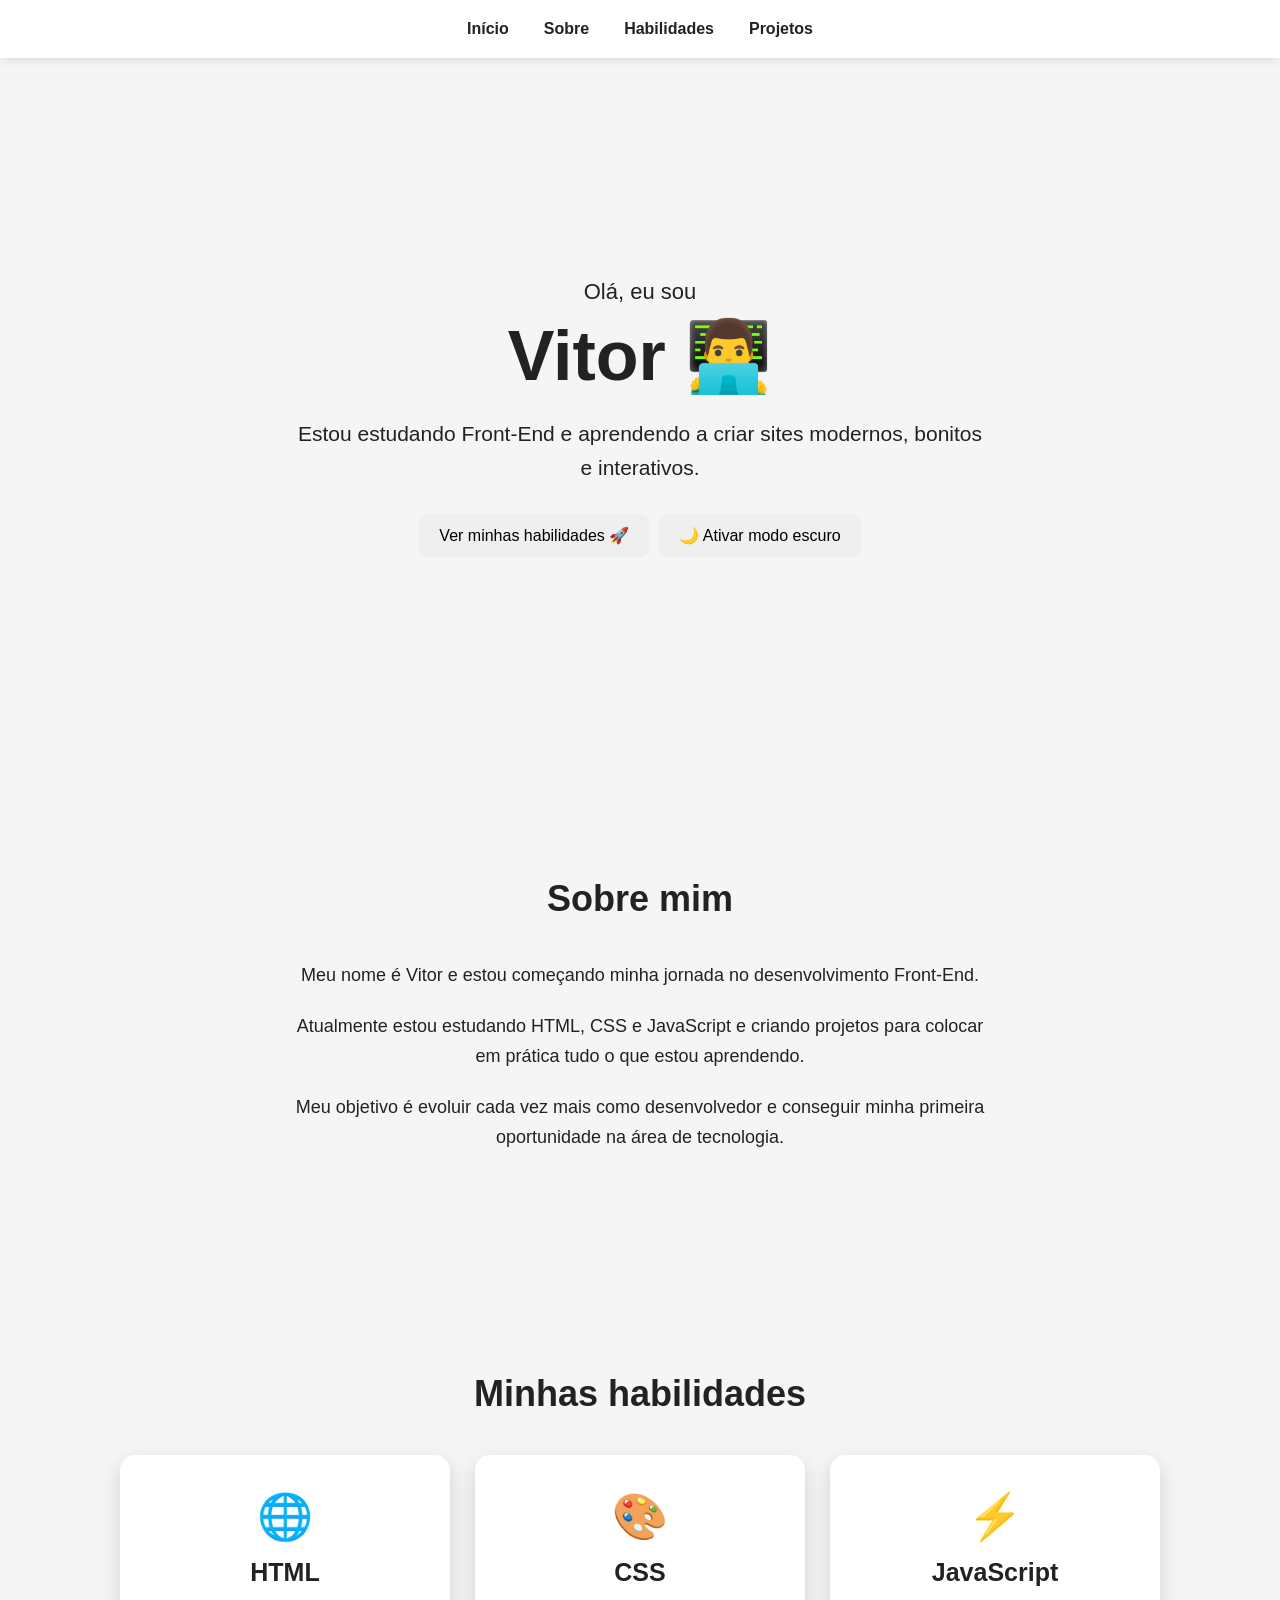
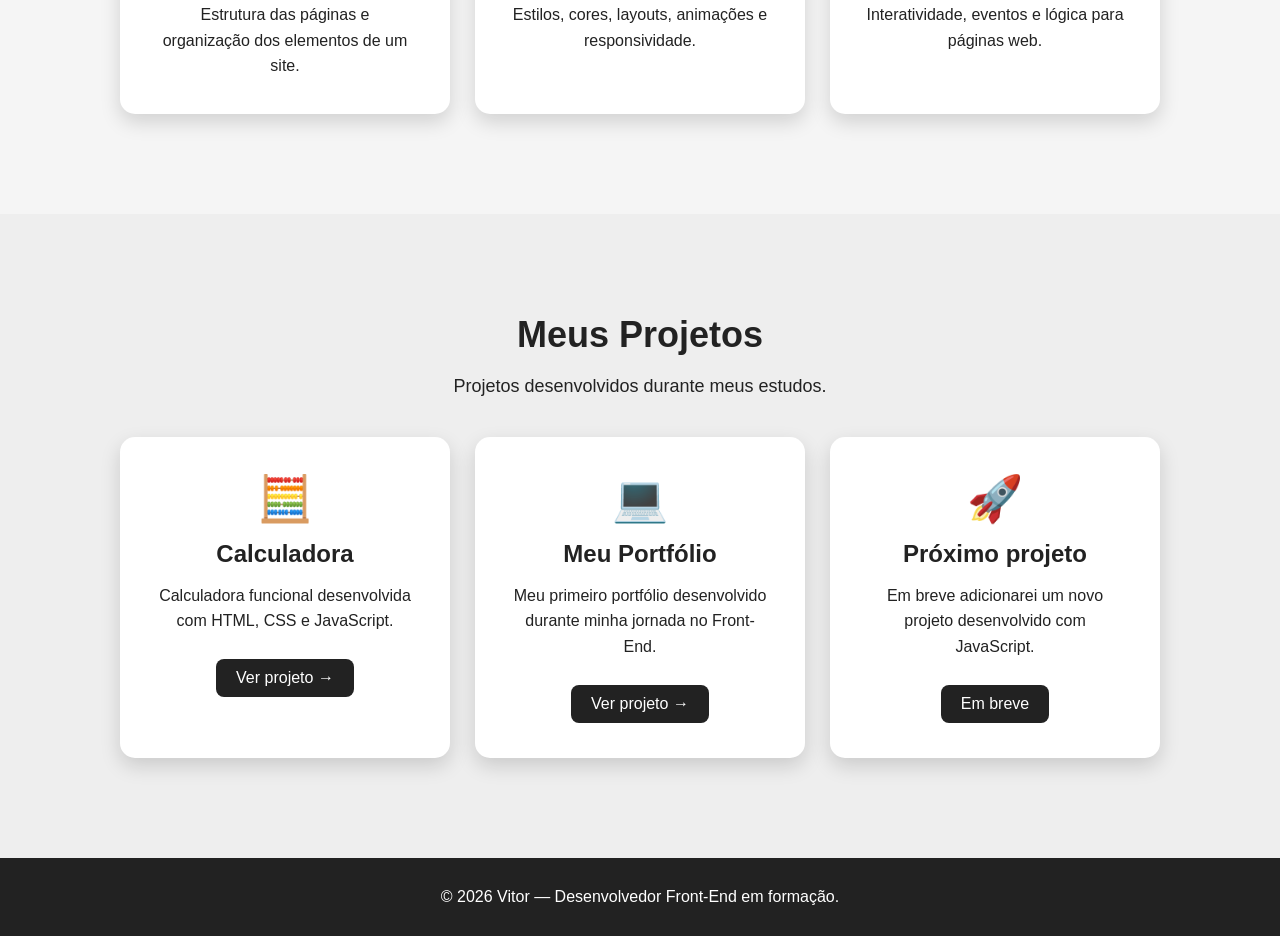
<file: index.html>
<!DOCTYPE html>
<html lang="pt-BR">

<head>
    <meta charset="UTF-8">
    <meta name="viewport" content="width=device-width, initial-scale=1.0">
    <title>Portfólio - Vitor</title>
    <link rel="stylesheet" href="style.css">
</head>

<body>

    <nav class="menu">
        <a href="#inicio">Início</a>
        <a href="#sobre">Sobre</a>
        <a href="#habilidades">Habilidades</a>
        <a href="#projetos">Projetos</a>
    </nav>

    <header class="hero" id="inicio">

        <div class="hero-texto">

            <p class="saudacao">Olá, eu sou</p>

            <h1>Vitor 👨‍💻</h1>

            <p class="descricao">
                Estou estudando Front-End e aprendendo a criar
                sites modernos, bonitos e interativos.
            </p>

            <div class="botoes">
                <button id="botao-foco">
                    Ver minhas habilidades 🚀
                </button>

                <button id="botao-tema">
                    🌙 Ativar modo escuro
                </button>
            </div>

        </div>

    </header>

    <main>

        <section id="sobre">

            <h2>Sobre mim</h2>

            <div class="sobre-conteudo">

                <p>
                    Meu nome é Vitor e estou começando minha jornada
                    no desenvolvimento Front-End.
                </p>

                <p>
                    Atualmente estou estudando HTML, CSS e JavaScript
                    e criando projetos para colocar em prática tudo
                    o que estou aprendendo.
                </p>

                <p>
                    Meu objetivo é evoluir cada vez mais como
                    desenvolvedor e conseguir minha primeira
                    oportunidade na área de tecnologia.
                </p>

            </div>

        </section>

        <section id="habilidades">

            <h2>Minhas habilidades</h2>

            <div class="cards">

                <div class="card" id="card-html">
                    <div class="icone">🌐</div>
                    <h3>HTML</h3>
                    <p>
                        Estrutura das páginas e organização
                        dos elementos de um site.
                    </p>
                </div>

                <div class="card" id="card-css">
                    <div class="icone">🎨</div>
                    <h3>CSS</h3>
                    <p>
                        Estilos, cores, layouts, animações
                        e responsividade.
                    </p>
                </div>

                <div class="card" id="card-js">
                    <div class="icone">⚡</div>
                    <h3>JavaScript</h3>
                    <p>
                        Interatividade, eventos e lógica
                        para páginas web.
                    </p>
                </div>

            </div>

        </section>

        <section id="projetos">

            <h2>Meus Projetos</h2>

            <p class="subtitulo">
                Projetos desenvolvidos durante meus estudos.
            </p>

            <div class="projetos">

                <div class="projeto">

                    <div class="projeto-icone">🧮</div>

                    <h3>Calculadora</h3>

                    <p>
                        Calculadora funcional desenvolvida
                        com HTML, CSS e JavaScript.
                    </p>

                    <a href="calculadora/index.html"
                       class="botao-projeto">
                        Ver projeto →
                    </a>

                </div>

                <div class="projeto">

                    <div class="projeto-icone">💻</div>

                    <h3>Meu Portfólio</h3>

                    <p>
                        Meu primeiro portfólio desenvolvido
                        durante minha jornada no Front-End.
                    </p>

                    <a href="#inicio"
                       class="botao-projeto">
                        Ver projeto →
                    </a>

                </div>

                <div class="projeto">

                    <div class="projeto-icone">🚀</div>

                    <h3>Próximo projeto</h3>

                    <p>
                        Em breve adicionarei um novo projeto
                        desenvolvido com JavaScript.
                    </p>

                    <a href="#projetos"
                       class="botao-projeto">
                        Em breve
                    </a>

                </div>

            </div>

        </section>

    </main>

    <footer>

        <p>
            © 2026 Vitor — Desenvolvedor Front-End em formação.
        </p>

    </footer>

    <script src="script.js"></script>

</body>

</html>
</file>
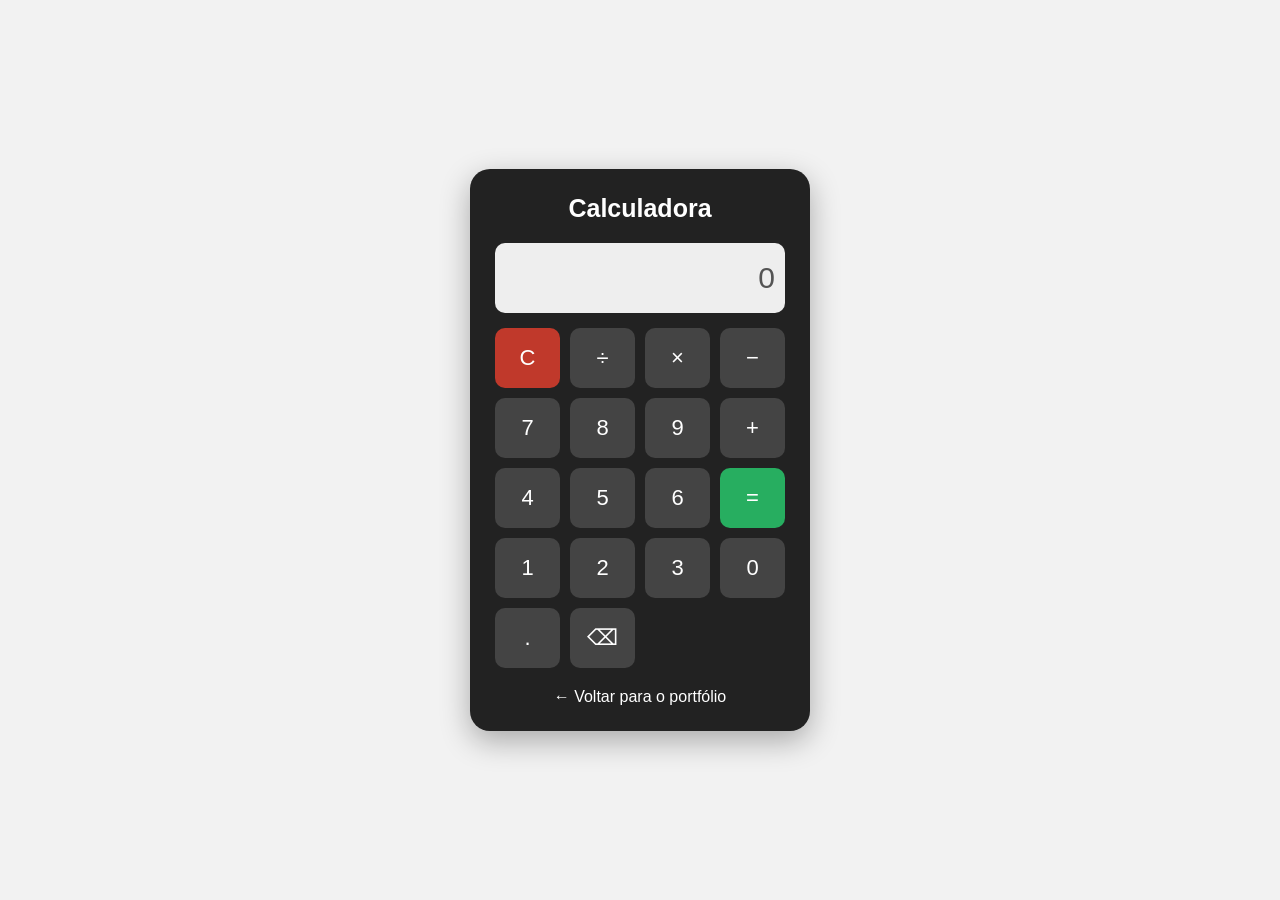
<file: calculadora/index.html>
<!DOCTYPE html>
<html lang="pt-BR">

<head>

    <meta charset="UTF-8">

    <meta name="viewport"
          content="width=device-width, initial-scale=1.0">

    <title>Calculadora - Vitor</title>

    <link rel="stylesheet" href="style.css">

</head>

<body>

    <div class="calculadora">

        <h1>Calculadora</h1>

        <input
            type="text"
            id="display"
            value="0"
            disabled
        >

        <div class="botoes">

            <button class="limpar"
                    onclick="limpar()">
                C
            </button>

            <button onclick="adicionar('/')">
                ÷
            </button>

            <button onclick="adicionar('*')">
                ×
            </button>

            <button onclick="adicionar('-')">
                −
            </button>


            <button onclick="adicionar('7')">
                7
            </button>

            <button onclick="adicionar('8')">
                8
            </button>

            <button onclick="adicionar('9')">
                9
            </button>

            <button onclick="adicionar('+')">
                +
            </button>


            <button onclick="adicionar('4')">
                4
            </button>

            <button onclick="adicionar('5')">
                5
            </button>

            <button onclick="adicionar('6')">
                6
            </button>

            <button class="igual"
                    onclick="calcular()">
                =
            </button>


            <button onclick="adicionar('1')">
                1
            </button>

            <button onclick="adicionar('2')">
                2
            </button>

            <button onclick="adicionar('3')">
                3
            </button>

            <button onclick="adicionar('0')">
                0
            </button>


            <button onclick="adicionar('.')">
                .
            </button>

            <button onclick="voltar()">
                ⌫
            </button>

        </div>

        <a href="../index.html" class="voltar-site">
            ← Voltar para o portfólio
        </a>

    </div>

    <script src="script.js"></script>

</body>

</html>
</file>
<file: style.css>
* {
    margin: 0;
    padding: 0;
    box-sizing: border-box;
}

html {
    scroll-behavior: smooth;
}

body {
    font-family: Arial, sans-serif;
    background-color: #f5f5f5;
    color: #222;
    transition: 0.3s;
}


/* MENU */

.menu {
    position: sticky;
    top: 0;
    z-index: 1000;

    display: flex;
    justify-content: center;
    gap: 35px;

    padding: 20px;

    background-color: white;

    box-shadow: 0 2px 10px rgba(0, 0, 0, 0.1);
}

.menu a {
    color: #222;
    text-decoration: none;
    font-weight: bold;
    transition: 0.3s;
}

.menu a:hover {
    transform: translateY(-2px);
}


/* INÍCIO */

.hero {
    min-height: 80vh;

    display: flex;
    justify-content: center;
    align-items: center;

    text-align: center;

    padding: 40px 20px;
}

.hero-texto {
    max-width: 700px;
}

.saudacao {
    font-size: 22px;
    margin-bottom: 10px;
}

.hero h1 {
    font-size: 70px;
    margin-bottom: 20px;
}

.descricao {
    font-size: 21px;
    line-height: 1.6;
    margin-bottom: 30px;
}

.botoes {
    display: flex;
    justify-content: center;
    gap: 10px;
    flex-wrap: wrap;
}

button {
    padding: 12px 20px;

    border: none;
    border-radius: 8px;

    cursor: pointer;

    font-size: 16px;

    transition: 0.3s;
}

button:hover {
    transform: translateY(-3px);
}


/* SEÇÕES */

section {
    padding: 100px 20px;
}

section h2 {
    text-align: center;
    font-size: 36px;
    margin-bottom: 40px;
}


/* SOBRE */

.sobre-conteudo {
    max-width: 700px;
    margin: 0 auto;
    text-align: center;
}

.sobre-conteudo p {
    font-size: 18px;
    line-height: 1.7;
    margin-bottom: 20px;
}


/* HABILIDADES */

.cards {
    display: flex;
    gap: 25px;
    justify-content: center;

    max-width: 1100px;
    margin: 0 auto;
}

.card {
    background-color: white;

    padding: 35px;

    border-radius: 15px;

    width: 30%;

    text-align: center;

    box-shadow: 0 8px 20px rgba(0, 0, 0, 0.15);

    cursor: pointer;

    transition: 0.3s;
}

.card:hover {
    transform: translateY(-10px);
}

.card.selecionado {
    transform: scale(1.05);

    box-shadow:
        0 15px 30px rgba(0, 0, 0, 0.25);
}

.icone {
    font-size: 45px;
    margin-bottom: 15px;
}

.card h3 {
    font-size: 25px;
    margin-bottom: 15px;
}

.card p {
    line-height: 1.6;
}


/* PROJETOS */

#projetos {
    background-color: #eeeeee;
}

.subtitulo {
    text-align: center;
    font-size: 18px;

    margin-top: -20px;
    margin-bottom: 40px;
}

.projetos {
    display: flex;
    gap: 25px;
    justify-content: center;

    max-width: 1100px;
    margin: 0 auto;
}

.projeto {
    background-color: white;

    padding: 35px;

    border-radius: 15px;

    width: 30%;

    text-align: center;

    box-shadow: 0 8px 20px rgba(0, 0, 0, 0.15);

    transition: 0.3s;
}

.projeto:hover {
    transform: translateY(-10px);
}

.projeto-icone {
    font-size: 45px;
    margin-bottom: 15px;
}

.projeto h3 {
    font-size: 24px;
    margin-bottom: 15px;
}

.projeto p {
    line-height: 1.6;
    margin-bottom: 25px;
}

.botao-projeto {
    display: inline-block;

    padding: 10px 20px;

    background-color: #222;

    color: white;

    text-decoration: none;

    border-radius: 8px;

    transition: 0.3s;
}

.botao-projeto:hover {
    transform: translateY(-3px);
}


/* RODAPÉ */

footer {
    padding: 30px;

    text-align: center;

    background-color: #222;

    color: white;
}


/* MODO ESCURO */

body.dark {
    background-color: #121212;
    color: white;
}

body.dark .menu {
    background-color: #1e1e1e;
}

body.dark .menu a {
    color: white;
}

body.dark .card {
    background-color: #1e1e1e;
    color: white;
}

body.dark .card p {
    color: #ddd;
}

body.dark #projetos {
    background-color: #181818;
}

body.dark .projeto {
    background-color: #1e1e1e;
    color: white;
}

body.dark .projeto p {
    color: #ddd;
}

body.dark .botao-projeto {
    background-color: white;
    color: #222;
}

body.dark .sobre-conteudo p {
    color: #ddd;
}


/* CELULAR */

@media (max-width: 768px) {

    .menu {
        gap: 12px;
        padding: 15px 10px;
    }

    .menu a {
        font-size: 14px;
    }

    .hero {
        min-height: 70vh;
    }

    .hero h1 {
        font-size: 50px;
    }

    .descricao {
        font-size: 18px;
    }

    .cards {
        flex-direction: column;
        align-items: center;
    }

    .card {
        width: 90%;
    }

    .projetos {
        flex-direction: column;
        align-items: center;
    }

    .projeto {
        width: 90%;
    }

}
</file>
<file: calculadora/style.css>
* {
    margin: 0;
    padding: 0;
    box-sizing: border-box;
}

body {
    min-height: 100vh;

    display: flex;

    justify-content: center;

    align-items: center;

    background-color: #f2f2f2;

    font-family: Arial, sans-serif;
}

.calculadora {

    width: 340px;

    padding: 25px;

    background-color: #222;

    border-radius: 20px;

    box-shadow:
        0 10px 30px rgba(0, 0, 0, 0.3);

}

.calculadora h1 {

    color: white;

    text-align: center;

    margin-bottom: 20px;

    font-size: 25px;

}

#display {

    width: 100%;

    height: 70px;

    margin-bottom: 15px;

    padding: 10px;

    border: none;

    border-radius: 10px;

    background-color: #eee;

    text-align: right;

    font-size: 30px;

}

.botoes {

    display: grid;

    grid-template-columns:
        repeat(4, 1fr);

    gap: 10px;

}

.botoes button {

    height: 60px;

    border: none;

    border-radius: 10px;

    font-size: 22px;

    cursor: pointer;

    background-color: #444;

    color: white;

    transition: 0.2s;

}

.botoes button:hover {

    transform: scale(1.05);

}

.botoes button:active {

    transform: scale(0.95);

}

.limpar {

    background-color: #c0392b !important;

}

.igual {

    background-color: #27ae60 !important;

}

.voltar-site {

    display: block;

    margin-top: 20px;

    text-align: center;

    color: white;

    text-decoration: none;

}

.voltar-site:hover {

    text-decoration: underline;

}
</file>
